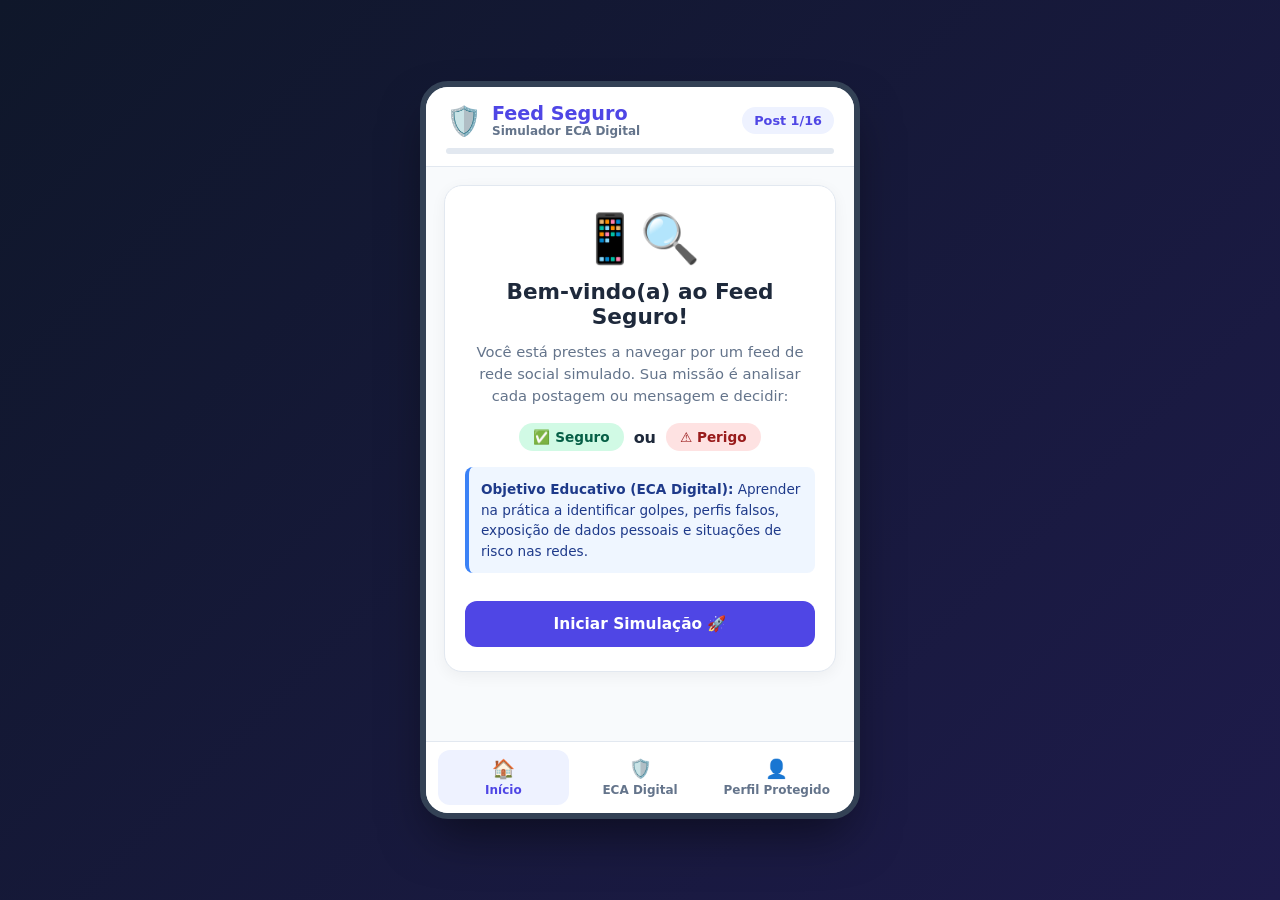
<file: index.html>
<!DOCTYPE html>
<html lang="pt-BR">
<head>
    <meta charset="UTF-8">
    <meta http-equiv="refresh" content="0; url=./versao_web/index.html">
    <meta name="viewport" content="width=device-width, initial-scale=1.0">
    <title>Feed Seguro - Redirecionando...</title>
    <script>
        window.location.replace("./versao_web/index.html");
    </script>
</head>
<body>
    <p>Redirecionando para o <a href="./versao_web/index.html">Simulador Feed Seguro (Versão Web)</a>...</p>
</body>
</html>
</file>
<file: versao_web/style.css>
/* ==========================================================================
   ESTILOS DO SIMULADOR "FEED SEGURO" (FOCO MOBILE & REDE SOCIAL)
   Responsável Lógica/Estrutura: Talita (Pilar de Programação)
   ========================================================================== */

:root {
    --bg-page: #0f172a;
    --bg-phone: #f8fafc;
    --bg-card: #ffffff;
    --primary: #4f46e5;
    --primary-hover: #4338ca;
    --safe: #10b981;
    --safe-hover: #059669;
    --safe-light: #d1fae5;
    --danger: #ef4444;
    --danger-hover: #dc2626;
    --danger-light: #fee2e2;
    --text-main: #1e293b;
    --text-muted: #64748b;
    --border-color: #e2e8f0;
}

* {
    box-sizing: border-box;
    margin: 0;
    padding: 0;
    font-family: 'Segoe UI', system-ui, -apple-system, sans-serif;
}

body {
    background: linear-gradient(135deg, #0f172a 0%, #1e1b4b 100%);
    min-height: 100vh;
    display: flex;
    justify-content: center;
    align-items: center;
    padding: 16px;
    color: var(--text-main);
}

/* Moldura de Celular (Smartphone Container) */
.phone-container {
    width: 100%;
    max-width: 440px;
    min-height: 82vh;
    background-color: var(--bg-phone);
    border-radius: 28px;
    box-shadow: 0 25px 50px -12px rgba(0, 0, 0, 0.5);
    border: 6px solid #334155;
    display: flex;
    flex-direction: column;
    overflow: hidden;
    position: relative;
}

/* Cabeçalho */
.app-header {
    background: #ffffff;
    padding: 16px 20px 12px;
    border-bottom: 1px solid var(--border-color);
    position: sticky;
    top: 0;
    z-index: 10;
}

.header-top {
    display: flex;
    justify-content: space-between;
    align-items: center;
    margin-bottom: 10px;
}

.logo-area {
    display: flex;
    align-items: center;
    gap: 10px;
}

.logo-icon {
    font-size: 1.8rem;
}

.app-header h1 {
    font-size: 1.2rem;
    font-weight: 800;
    color: var(--primary);
    line-height: 1.1;
}

.subtitle {
    font-size: 0.75rem;
    color: var(--text-muted);
    font-weight: 600;
}

.score-badge {
    background: #eef2ff;
    color: var(--primary);
    font-weight: 700;
    font-size: 0.8rem;
    padding: 6px 12px;
    border-radius: 999px;
}

/* Barra de Progresso */
.progress-bar-bg {
    width: 100%;
    height: 6px;
    background-color: #e2e8f0;
    border-radius: 999px;
    overflow: hidden;
}

.progress-bar-fill {
    height: 100%;
    width: 0%;
    background: linear-gradient(90deg, var(--primary), #06b6d4);
    transition: width 0.35s ease;
}

/* Conteúdo Principal */
.app-content {
    flex: 1;
    padding: 18px;
    overflow-y: auto;
}

.screen {
    display: none;
    animation: fadeIn 0.25s ease-in-out;
}

.screen.active {
    display: block;
}

@keyframes fadeIn {
    from { opacity: 0; transform: translateY(6px); }
    to { opacity: 1; transform: translateY(0); }
}

/* Tela Inicial */
.welcome-card, .result-card {
    background: var(--bg-card);
    border-radius: 18px;
    padding: 24px 20px;
    text-align: center;
    box-shadow: 0 4px 15px rgba(0, 0, 0, 0.05);
    border: 1px solid var(--border-color);
}

.welcome-icon {
    font-size: 3rem;
    margin-bottom: 12px;
}

.welcome-card h2 {
    font-size: 1.35rem;
    margin-bottom: 12px;
    color: var(--text-main);
}

.welcome-card p {
    font-size: 0.92rem;
    color: var(--text-muted);
    line-height: 1.5;
    margin-bottom: 16px;
}

.instruction-pills {
    display: flex;
    justify-content: center;
    align-items: center;
    gap: 10px;
    margin: 16px 0;
    font-weight: 700;
}

.pill {
    padding: 6px 14px;
    border-radius: 999px;
    font-size: 0.85rem;
}

.safe-pill {
    background: var(--safe-light);
    color: #065f46;
}

.danger-pill {
    background: var(--danger-light);
    color: #991b1b;
}

.eca-note {
    background: #eff6ff;
    border-left: 4px solid #3b82f6;
    padding: 12px;
    border-radius: 8px;
    text-align: left;
    font-size: 0.85rem !important;
    color: #1e3a8a !important;
}

/* Card do Post no Feed */
.post-card {
    background: var(--bg-card);
    border-radius: 18px;
    padding: 18px;
    box-shadow: 0 4px 12px rgba(0, 0, 0, 0.06);
    border: 1px solid var(--border-color);
    margin-bottom: 18px;
}

.post-header {
    display: flex;
    align-items: center;
    gap: 12px;
    margin-bottom: 14px;
}

.avatar {
    width: 48px;
    height: 48px;
    border-radius: 50%;
    background: #e0e7ff;
    display: flex;
    align-items: center;
    justify-content: center;
    font-size: 1.5rem;
    flex-shrink: 0;
    overflow: hidden;
    border: 2px solid #c7d2fe;
}

.avatar-img {
    width: 100%;
    height: 100%;
    object-fit: cover;
    border-radius: 50%;
}

/* Grade de Banners na Tela Inicial */
.banners-welcome-grid {
    display: grid;
    grid-template-columns: 1fr 1fr;
    gap: 8px;
    margin: 14px 0 8px;
}

.banners-welcome-grid img {
    width: 100%;
    border-radius: 8px;
    border: 1px solid var(--border-color);
    box-shadow: 0 2px 6px rgba(0, 0, 0, 0.04);
}

/* Banner de Alerta no Feedback */
.feedback-banner-img {
    width: 100%;
    border-radius: 10px;
    margin: 8px 0 10px;
    border: 1px solid rgba(0, 0, 0, 0.08);
    display: block;
}

.user-info {
    flex: 1;
}

.user-name-row {
    display: flex;
    justify-content: space-between;
    align-items: center;
    gap: 6px;
}

.user-name-row strong {
    font-size: 0.96rem;
    color: var(--text-main);
}

.badge-type {
    font-size: 0.7rem;
    background: #f1f5f9;
    color: #475569;
    padding: 3px 8px;
    border-radius: 6px;
    font-weight: 600;
}

.user-handle {
    font-size: 0.78rem;
    color: var(--text-muted);
    display: block;
    margin-top: 2px;
}

.post-body p {
    font-size: 0.95rem;
    line-height: 1.55;
    color: var(--text-main);
    margin-bottom: 14px;
    white-space: pre-line;
}

.post-media {
    background: #f8fafc;
    border: 1px dashed #cbd5e1;
    border-radius: 12px;
    padding: 12px;
    display: flex;
    align-items: center;
    gap: 12px;
    margin-bottom: 14px;
}

.media-icon {
    font-size: 1.7rem;
}

.media-Texts {
    display: flex;
    flex-direction: column;
    overflow: hidden;
}

.media-Texts strong {
    font-size: 0.85rem;
    color: var(--text-main);
}

.media-Texts span {
    font-size: 0.76rem;
    color: #2563eb;
    text-overflow: ellipsis;
    overflow: hidden;
}

.post-stats {
    display: flex;
    justify-content: space-between;
    padding-top: 10px;
    border-top: 1px solid #f1f5f9;
    font-size: 0.78rem;
    color: var(--text-muted);
}

/* Botões de Escolha (Seguro ou Perigo) */
.decision-area {
    text-align: center;
}

.decision-prompt {
    font-weight: 700;
    font-size: 0.92rem;
    margin-bottom: 10px;
    color: var(--text-main);
}

.btn-group {
    display: grid;
    grid-template-columns: 1fr 1fr;
    gap: 12px;
}

.btn-choice {
    border: none;
    padding: 14px 16px;
    border-radius: 14px;
    font-size: 1rem;
    font-weight: 800;
    cursor: pointer;
    transition: transform 0.15s ease, box-shadow 0.15s ease;
    color: #ffffff;
}

.btn-choice:active {
    transform: scale(0.97);
}

.btn-safe {
    background-color: var(--safe);
    box-shadow: 0 4px 12px rgba(16, 185, 129, 0.3);
}

.btn-safe:hover {
    background-color: var(--safe-hover);
}

.btn-danger {
    background-color: var(--danger);
    box-shadow: 0 4px 12px rgba(239, 68, 68, 0.3);
}

.btn-danger:hover {
    background-color: var(--danger-hover);
}

.btn-primary {
    width: 100%;
    border: none;
    background-color: var(--primary);
    color: #ffffff;
    padding: 14px;
    border-radius: 12px;
    font-size: 0.96rem;
    font-weight: 700;
    cursor: pointer;
    margin-top: 12px;
    transition: background-color 0.2s;
}

.btn-primary:hover {
    background-color: var(--primary-hover);
}

/* Caixa de Feedback Imediato */
.feedback-box {
    border-radius: 16px;
    padding: 16px;
    margin-top: 12px;
    animation: fadeIn 0.25s ease;
}

.feedback-box.hidden {
    display: none;
}

.feedback-box.correct-feedback {
    background-color: #ecfdf5;
    border: 2px solid #10b981;
}

.feedback-box.wrong-feedback {
    background-color: #fef2f2;
    border: 2px solid #ef4444;
}

.feedback-box h3 {
    font-size: 1.02rem;
    margin-bottom: 8px;
}

.feedback-box p {
    font-size: 0.88rem;
    line-height: 1.45;
    color: #334155;
    margin-bottom: 10px;
}

.eca-tag {
    display: inline-block;
    background: #ffffff;
    padding: 5px 10px;
    border-radius: 8px;
    font-size: 0.76rem;
    font-weight: 700;
    color: var(--primary);
    border: 1px solid #cbd5e1;
    margin-bottom: 6px;
}

/* Tela de Resultado / Diagnóstico Final */
.result-badge {
    font-size: 3.2rem;
    margin-bottom: 6px;
}

.result-subtitle {
    font-size: 0.88rem;
    color: var(--text-muted);
    margin-bottom: 16px;
}

.score-grid {
    display: grid;
    grid-template-columns: repeat(3, 1fr);
    gap: 8px;
    margin-bottom: 16px;
}

.score-box {
    padding: 12px 8px;
    border-radius: 12px;
    display: flex;
    flex-direction: column;
    align-items: center;
}

.score-box.correct { background: #d1fae5; color: #065f46; }
.score-box.wrong { background: #fee2e2; color: #991b1b; }
.score-box.percent { background: #e0e7ff; color: #3730a3; }

.score-num {
    font-size: 1.35rem;
    font-weight: 800;
}

.score-label {
    font-size: 0.72rem;
    font-weight: 600;
}

.diagnostic-message {
    background: #f8fafc;
    border-left: 4px solid var(--primary);
    padding: 12px;
    border-radius: 8px;
    text-align: left;
    font-size: 0.88rem;
    line-height: 1.5;
    margin-bottom: 18px;
}

.recommendations-section {
    text-align: left;
    margin-bottom: 12px;
}

.recommendations-section h3 {
    font-size: 0.95rem;
    margin-bottom: 10px;
    color: var(--text-main);
}

.review-list {
    display: flex;
    flex-direction: column;
    gap: 10px;
    max-height: 260px;
    overflow-y: auto;
    padding-right: 4px;
}

.review-item {
    padding: 10px 12px;
    border-radius: 10px;
    font-size: 0.82rem;
    border: 1px solid var(--border-color);
    background: #ffffff;
}

.review-item.acertou {
    border-left: 4px solid var(--safe);
}

.review-item.errou {
    border-left: 4px solid var(--danger);
}

.review-item strong {
    display: block;
    margin-bottom: 4px;
}

/* Rodapé Interativo */
.app-footer {
    background: #ffffff;
    border-top: 1px solid var(--border-color);
    padding: 8px 12px;
    display: flex;
    justify-content: space-around;
    align-items: center;
    gap: 6px;
}

.footer-nav-btn {
    flex: 1;
    background: transparent;
    border: none;
    border-radius: 12px;
    padding: 8px 6px;
    display: flex;
    flex-direction: column;
    align-items: center;
    gap: 3px;
    font-size: 0.75rem;
    font-weight: 700;
    color: var(--text-muted);
    cursor: pointer;
    transition: all 0.2s ease;
}

.footer-nav-btn .nav-icon {
    font-size: 1.15rem;
}

.footer-nav-btn:hover,
.footer-nav-btn.active {
    background: #eef2ff;
    color: var(--primary);
}

/* Pop-up / Modal Interativo */
.popup-overlay {
    position: absolute;
    inset: 0;
    background: rgba(15, 23, 42, 0.65);
    backdrop-filter: blur(3px);
    display: flex;
    align-items: flex-end;
    justify-content: center;
    z-index: 50;
    animation: fadeIn 0.2s ease;
}

.popup-overlay.hidden {
    display: none;
}

.popup-modal {
    background: #ffffff;
    width: 100%;
    max-height: 82%;
    border-radius: 24px 24px 0 0;
    display: flex;
    flex-direction: column;
    box-shadow: 0 -10px 30px rgba(0, 0, 0, 0.25);
    animation: slideUp 0.25s ease-out;
}

@keyframes slideUp {
    from { transform: translateY(40px); opacity: 0; }
    to { transform: translateY(0); opacity: 1; }
}

.popup-header {
    padding: 16px 20px;
    border-bottom: 1px solid var(--border-color);
    display: flex;
    justify-content: space-between;
    align-items: center;
}

.popup-header h3 {
    font-size: 1.05rem;
    color: var(--primary);
    font-weight: 800;
}

.popup-close {
    background: #f1f5f9;
    border: none;
    width: 32px;
    height: 32px;
    border-radius: 50%;
    font-size: 0.9rem;
    cursor: pointer;
    color: var(--text-main);
    font-weight: 700;
}

.popup-close:hover {
    background: #e2e8f0;
}

.popup-body {
    padding: 16px 20px;
    overflow-y: auto;
    font-size: 0.88rem;
    line-height: 1.5;
    color: var(--text-main);
}

.popup-footer {
    padding: 12px 20px 16px;
    border-top: 1px solid var(--border-color);
}

.popup-card-item {
    background: #f8fafc;
    border: 1px solid var(--border-color);
    border-left: 4px solid var(--primary);
    border-radius: 10px;
    padding: 10px 12px;
    margin-bottom: 10px;
}

.popup-card-item strong {
    display: block;
    color: var(--text-main);
    margin-bottom: 3px;
}

.popup-banners-list {
    display: flex;
    flex-direction: column;
    gap: 10px;
    margin-top: 12px;
}

.popup-banners-list img {
    width: 100%;
    border-radius: 10px;
    border: 1px solid var(--border-color);
    box-shadow: 0 2px 8px rgba(0, 0, 0, 0.06);
}
</file>
